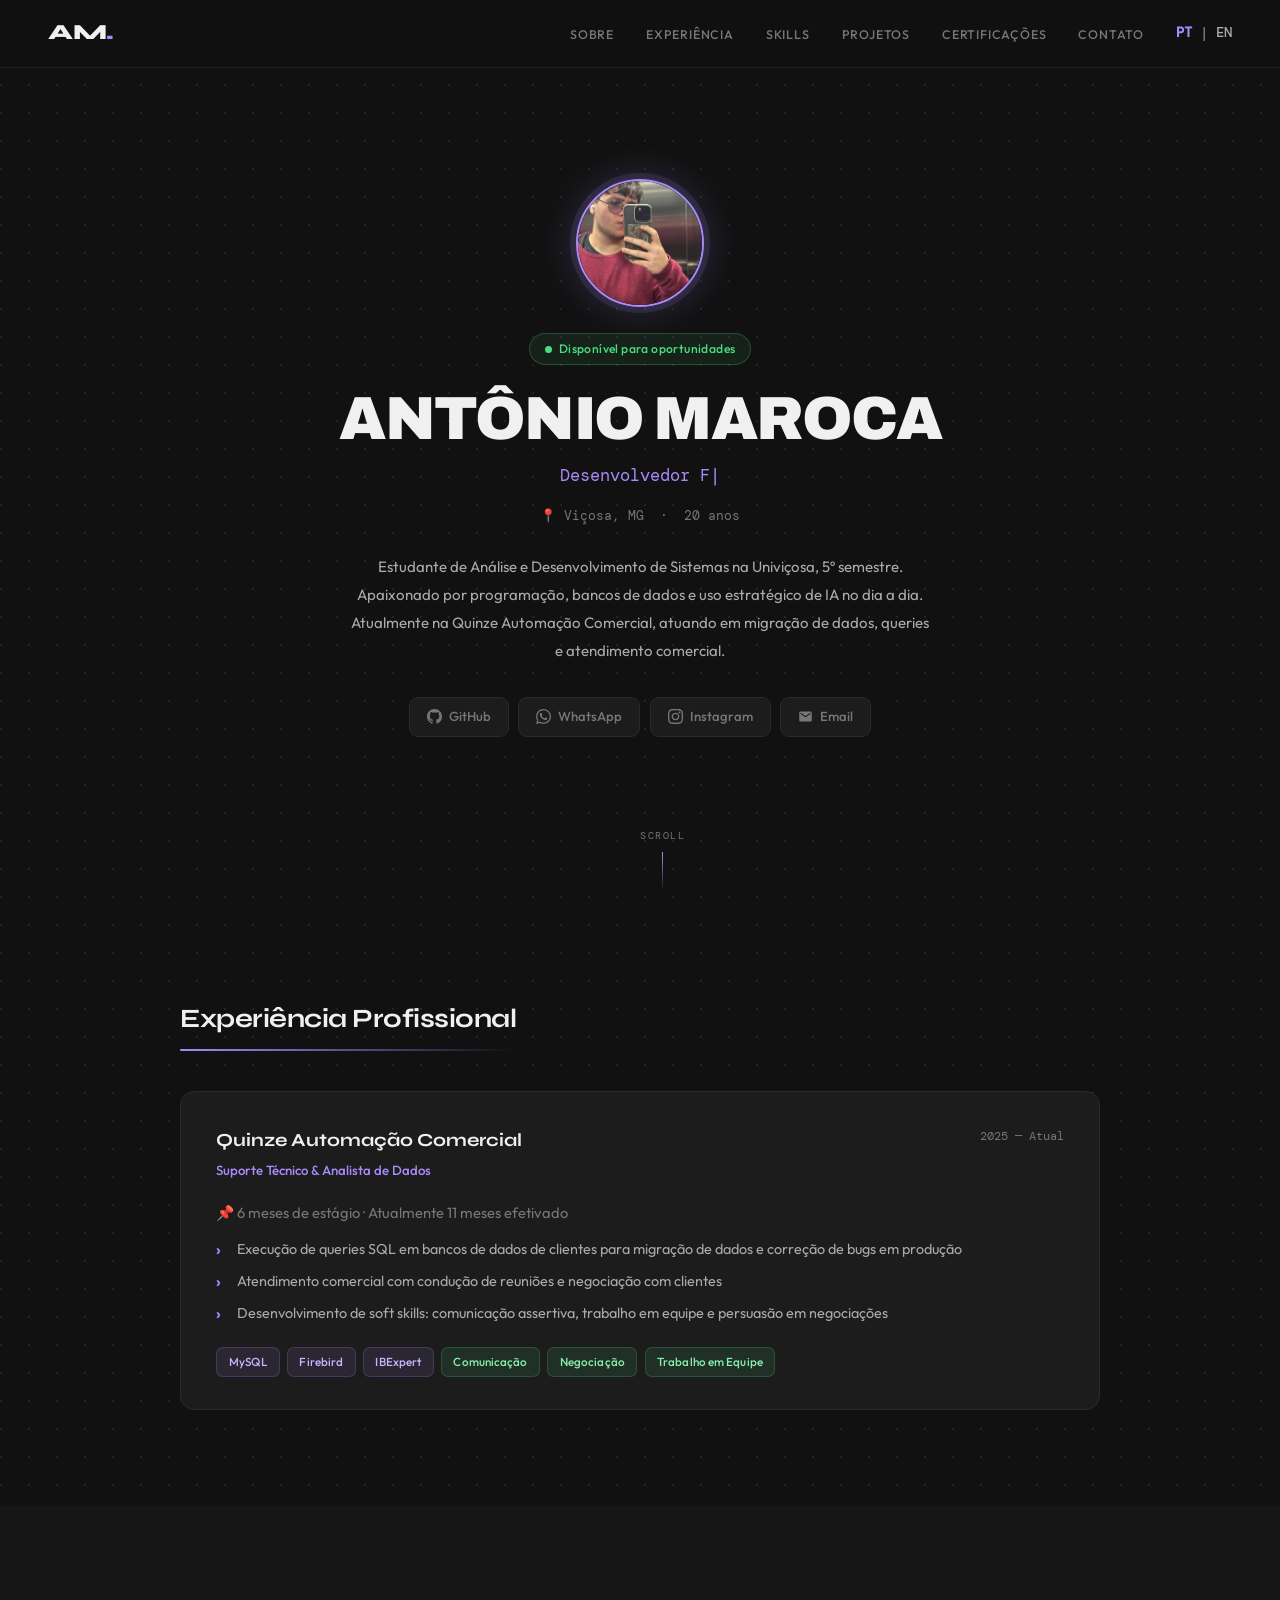
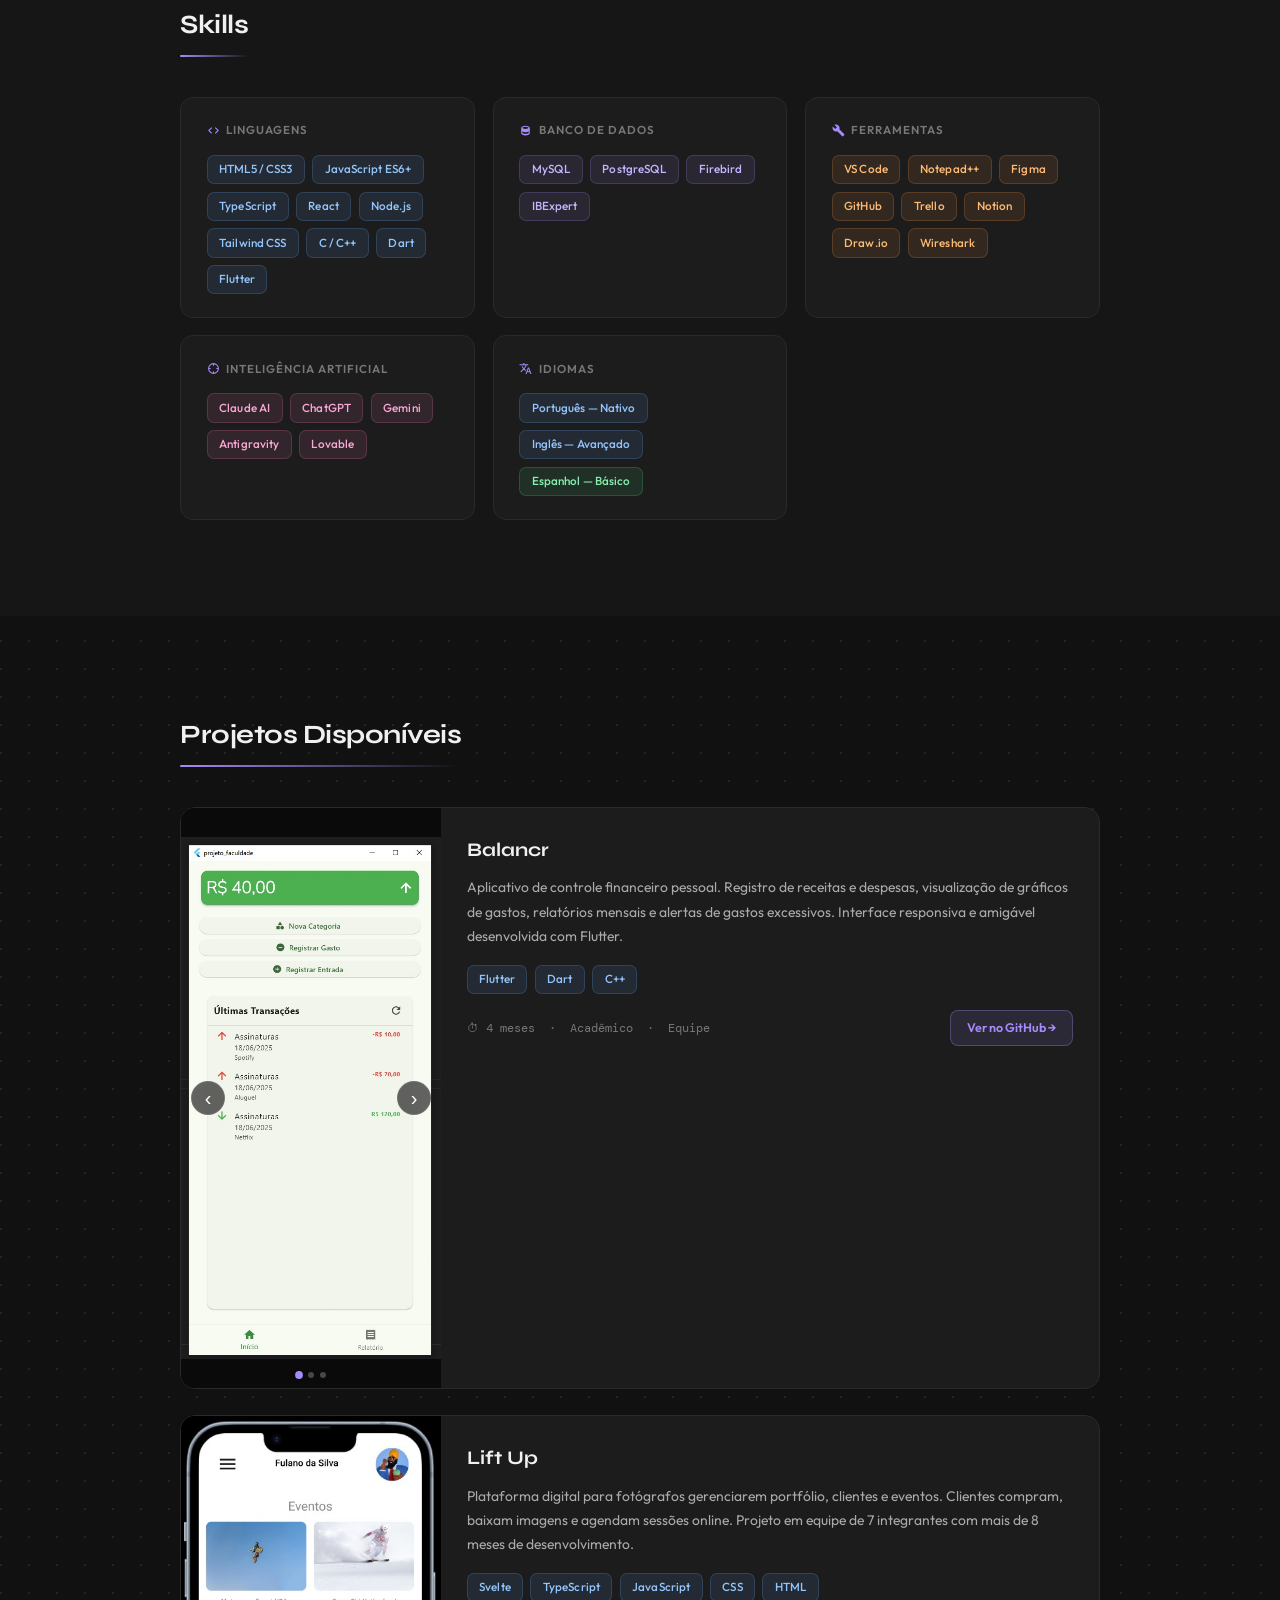
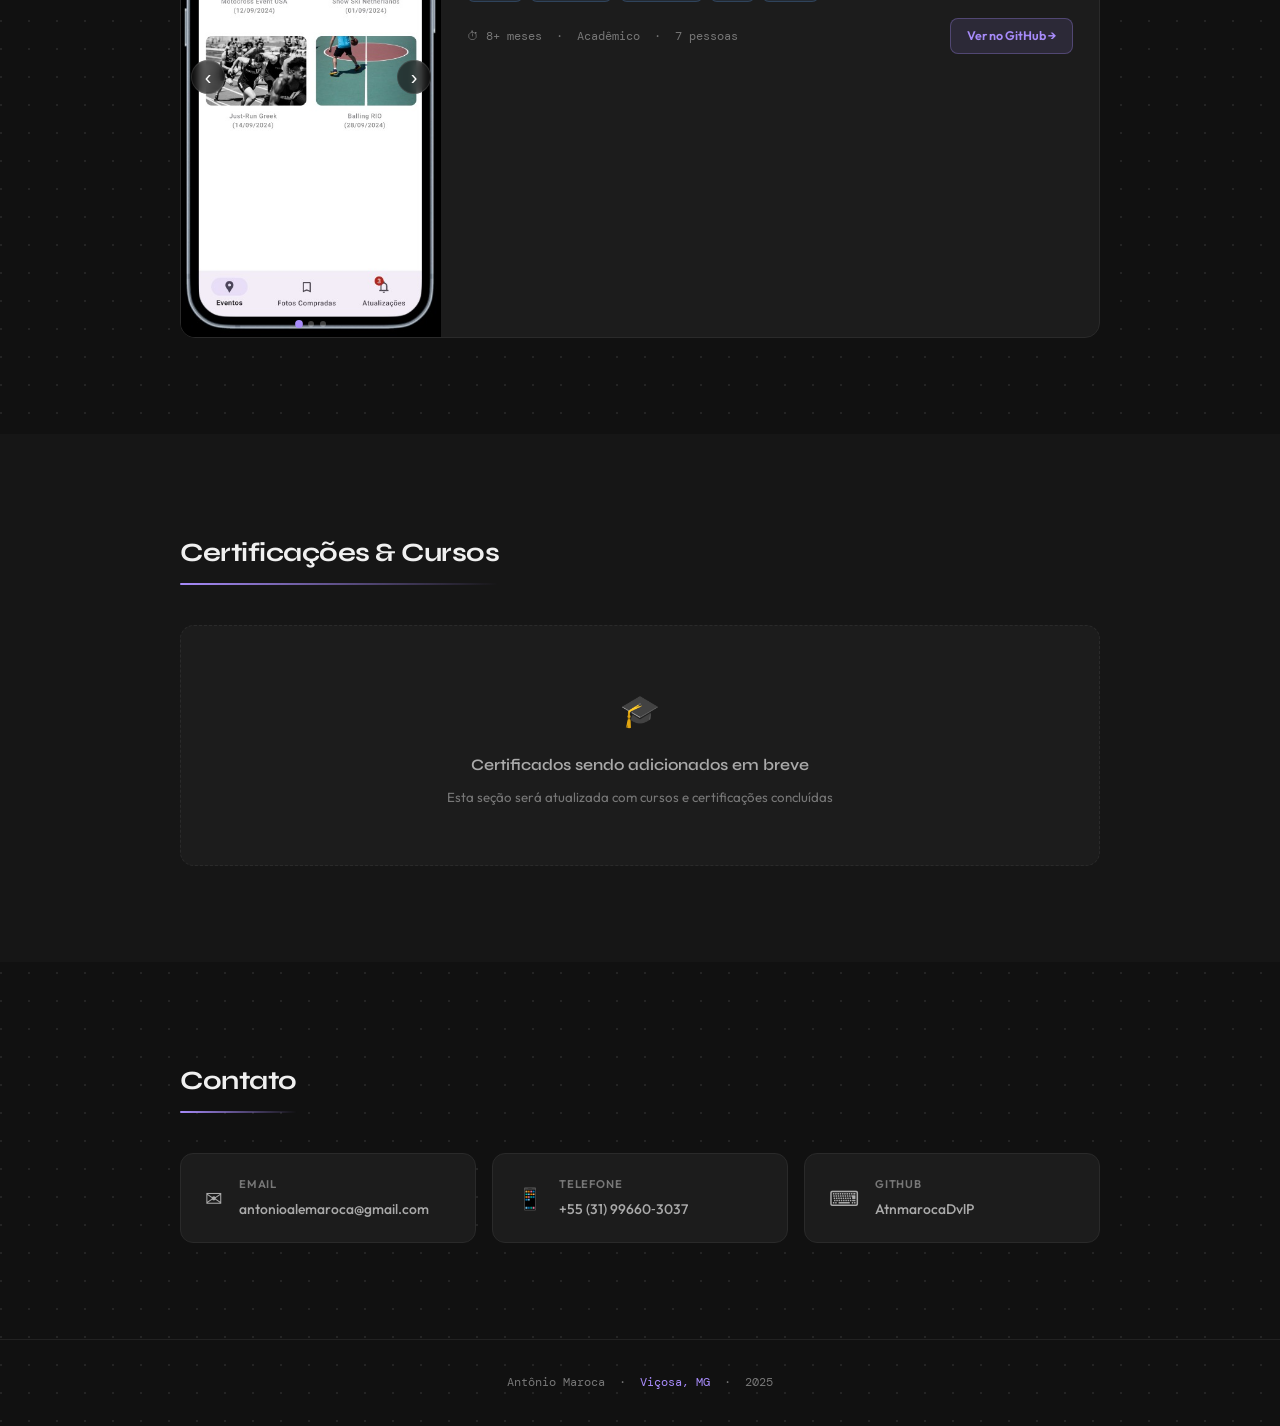
<file: index.html>
<!DOCTYPE html>
<html lang="pt-BR">

<head>
  <meta charset="UTF-8" />
  <meta name="viewport" content="width=device-width, initial-scale=1.0" />
  <title>Antônio Maroca — Dev Full-Stack & DBA</title>
  <link rel="stylesheet" href="style.css" />
  <link href="https://unpkg.com/aos@2.3.4/dist/aos.css" rel="stylesheet" />
  <link
    href="https://fonts.googleapis.com/css2?family=Archivo:wght@700;800;900&family=Syne:wght@400;500;600;700;800&family=Outfit:wght@300;400;500;600;700;800&family=DM+Mono:ital,wght@0,400;0,500;1,400&display=swap"
    rel="stylesheet" />
</head>

<body>

  <!-- NAVBAR -->
  <nav class="navbar">
    <span class="nav-brand">AM<span class="accent">.</span></span>
    <ul class="nav-links">
      <li><a href="#sobre">Sobre</a></li>
      <li><a href="#experiencia">Experiência</a></li>
      <li><a href="#skills">Skills</a></li>
      <li><a href="#projetos">Projetos</a></li>
      <li><a href="#certificacoes">Certificações</a></li>
      <li><a href="#contato">Contato</a></li>
    </ul>
    <div class="lang-switch">
      <a href="index.html" class="active">PT</a> <span style="color:var(--text-muted)">|</span> <a href="index-en.html">EN</a>
    </div>
    <button class="nav-menu-btn" id="menuBtn" aria-label="Menu">
      <span></span><span></span><span></span>
    </button>
  </nav>

  <!-- HERO -->
  <header class="hero" id="sobre">
    <div class="hero-content" data-aos="fade-up" data-aos-duration="900">
      <div class="profile-pic">
        <img src="Imagens_e_videos/Foto_perfil_curriculo.jpeg" alt="Antônio Maroca" />
      </div>
      <div class="badge-disponivel">
        <span class="badge-dot"></span> Disponível para oportunidades
      </div>
      <h1 class="hero-name">Antônio Maroca</h1>
      <p class="hero-title">
        <span id="typed-title"></span><span class="cursor">|</span>
      </p>
      <p class="hero-location">📍 Viçosa, MG &nbsp;·&nbsp; <span id="idade">—</span> anos</p>
      <p class="hero-sobre">
        Estudante de Análise e Desenvolvimento de Sistemas na Univiçosa, 5º semestre.
        Apaixonado por programação, bancos de dados e uso estratégico de IA no dia a dia.
        Atualmente na Quinze Automação Comercial, atuando em migração de dados,
        queries e atendimento comercial.
      </p>
      <div class="hero-social">
        <a href="https://github.com/AtnmarocaDvlP" target="_blank" class="social-btn">
          <svg viewBox="0 0 24 24" fill="currentColor" width="15" height="15">
            <path
              d="M12 0C5.37 0 0 5.37 0 12c0 5.31 3.435 9.795 8.205 11.385.6.105.825-.255.825-.57 0-.285-.015-1.23-.015-2.235-3.015.555-3.795-.735-4.035-1.41-.135-.345-.72-1.41-1.23-1.695-.42-.225-1.02-.78-.015-.795.945-.015 1.62.87 1.845 1.23 1.08 1.815 2.805 1.305 3.495.99.105-.78.42-1.305.765-1.605-2.67-.3-5.46-1.335-5.46-5.925 0-1.305.465-2.385 1.23-3.225-.12-.3-.54-1.53.12-3.18 0 0 1.005-.315 3.3 1.23.96-.27 1.98-.405 3-.405s2.04.135 3 .405c2.295-1.56 3.3-1.23 3.3-1.23.66 1.65.24 2.88.12 3.18.765.84 1.23 1.905 1.23 3.225 0 4.605-2.805 5.625-5.475 5.925.435.375.81 1.095.81 2.22 0 1.605-.015 2.895-.015 3.3 0 .315.225.69.825.57A12.02 12.02 0 0 0 24 12c0-6.63-5.37-12-12-12z" />
          </svg>
          GitHub
        </a>
        <a href="https://wa.me/5531996603037" target="_blank" class="social-btn">
          <svg viewBox="0 0 24 24" fill="currentColor" width="15" height="15">
            <path
              d="M17.472 14.382c-.297-.149-1.758-.867-2.03-.967-.273-.099-.471-.148-.67.15-.197.297-.767.966-.94 1.164-.173.199-.347.223-.644.075-.297-.15-1.255-.463-2.39-1.475-.883-.788-1.48-1.761-1.653-2.059-.173-.297-.018-.458.13-.606.134-.133.298-.347.446-.52.149-.174.198-.298.298-.497.099-.198.05-.371-.025-.52-.075-.149-.669-1.612-.916-2.207-.242-.579-.487-.5-.669-.51-.173-.008-.371-.01-.57-.01-.198 0-.52.074-.792.372-.272.297-1.04 1.016-1.04 2.479 0 1.462 1.065 2.875 1.213 3.074.149.198 2.096 3.2 5.077 4.487.709.306 1.262.489 1.694.625.712.227 1.36.195 1.871.118.571-.085 1.758-.719 2.006-1.413.248-.694.248-1.289.173-1.413-.074-.124-.272-.198-.57-.347m-5.421 7.403h-.004a9.87 9.87 0 0 1-5.031-1.378l-.361-.214-3.741.982.998-3.648-.235-.374a9.86 9.86 0 0 1-1.51-5.26c.001-5.45 4.436-9.884 9.888-9.884 2.64 0 5.122 1.03 6.988 2.898a9.825 9.825 0 0 1 2.893 6.994c-.003 5.45-4.437 9.884-9.885 9.884m8.413-18.297A11.815 11.815 0 0 0 12.05 0C5.495 0 .16 5.335.157 11.892c0 2.096.547 4.142 1.588 5.945L.057 24l6.305-1.654a11.882 11.882 0 0 0 5.683 1.448h.005c6.554 0 11.89-5.335 11.893-11.893a11.821 11.821 0 0 0-3.48-8.413z" />
          </svg>
          WhatsApp
        </a>
        <a href="https://www.instagram.com/ale_maroca/" target="_blank" class="social-btn">
          <svg viewBox="0 0 24 24" fill="currentColor" width="15" height="15">
            <path
              d="M12 2.163c3.204 0 3.584.012 4.85.07 3.252.148 4.771 1.691 4.919 4.919.058 1.265.069 1.645.069 4.849 0 3.205-.012 3.584-.069 4.849-.149 3.225-1.664 4.771-4.919 4.919-1.266.058-1.644.07-4.85.07-3.204 0-3.584-.012-4.849-.07-3.26-.149-4.771-1.699-4.919-4.92-.058-1.265-.07-1.644-.07-4.849 0-3.204.013-3.583.07-4.849.149-3.227 1.664-4.771 4.919-4.919 1.266-.057 1.645-.069 4.849-.069zm0-2.163c-3.259 0-3.667.014-4.947.072-4.358.2-6.78 2.618-6.98 6.98-.059 1.281-.073 1.689-.073 4.948 0 3.259.014 3.668.072 4.948.2 4.358 2.618 6.78 6.98 6.98 1.281.058 1.689.072 4.948.072 3.259 0 3.668-.014 4.948-.072 4.354-.2 6.782-2.618 6.979-6.98.059-1.28.073-1.689.073-4.948 0-3.259-.014-3.667-.072-4.947-.196-4.354-2.617-6.78-6.979-6.98-1.281-.059-1.69-.073-4.949-.073zm0 5.838c-3.403 0-6.162 2.759-6.162 6.162s2.759 6.163 6.162 6.163 6.162-2.759 6.162-6.163c0-3.403-2.759-6.162-6.162-6.162zm0 10.162c-2.209 0-4-1.79-4-4 0-2.209 1.791-4 4-4s4 1.791 4 4c0 2.21-1.791 4-4 4zm6.406-11.845c-.796 0-1.441.645-1.441 1.44s.645 1.44 1.441 1.44c.795 0 1.439-.645 1.439-1.44s-.644-1.44-1.439-1.44z" />
          </svg>
          Instagram
        </a>
        <a href="mailto:antonioalemaroca@gmail.com" class="social-btn">
          <svg viewBox="0 0 24 24" fill="currentColor" width="15" height="15">
            <path
              d="M20 4H4c-1.1 0-2 .9-2 2v12c0 1.1.9 2 2 2h16c1.1 0 2-.9 2-2V6c0-1.1-.9-2-2-2zm0 4-8 5-8-5V6l8 5 8-5v2z" />
          </svg>
          Email
        </a>
      </div>
    </div>
    <div class="hero-scroll-hint" data-aos="fade-up" data-aos-delay="600">
      <span>scroll</span>
      <div class="scroll-line"></div>
    </div>
  </header>

  <!-- EXPERIÊNCIA -->
  <section class="section" id="experiencia">
    <div class="section-inner">
      <h2 class="section-title" data-aos="fade-up">Experiência Profissional</h2>
      <div class="exp-card" data-aos="fade-up" data-aos-delay="100">
        <div class="exp-header">
          <div>
            <h3 class="exp-company">Quinze Automação Comercial</h3>
            <p class="exp-role">Suporte Técnico & Analista de Dados</p>
          </div>
          <span class="exp-date">2025 — Atual</span>
        </div>
        <p class="exp-timeline"
          style="margin: 0.5rem 0 0.8rem; color: var(--text-muted, #aaa); font-size: .92rem; line-height: 1.5;">
          📌 6 meses de estágio · Atualmente <span id="meses-efetivado">—</span> meses efetivado
        </p>
        <ul class="exp-list">
          <li>Execução de queries SQL em bancos de dados de clientes para migração de dados e correção de bugs em
            produção</li>
          <li>Atendimento comercial com condução de reuniões e negociação com clientes</li>
          <li>Desenvolvimento de soft skills: comunicação assertiva, trabalho em equipe e persuasão em negociações</li>
        </ul>
        <div class="exp-tags">
          <span class="tag tag-db">MySQL</span>
          <span class="tag tag-db">Firebird</span>
          <span class="tag tag-db">IBExpert</span>
          <span class="tag tag-soft">Comunicação</span>
          <span class="tag tag-soft">Negociação</span>
          <span class="tag tag-soft">Trabalho em Equipe</span>
        </div>
      </div>
    </div>
  </section>

  <!-- SKILLS -->
  <section class="section section-alt" id="skills">
    <div class="section-inner">
      <h2 class="section-title" data-aos="fade-up">Skills</h2>
      <div class="skills-grid">

        <div class="skill-group" data-aos="fade-up" data-aos-delay="0">
          <h4 class="skill-group-title">
            <svg viewBox="0 0 24 24" fill="currentColor" width="13" height="13">
              <path d="M9.4 16.6L4.8 12l4.6-4.6L8 6l-6 6 6 6 1.4-1.4zm5.2 0l4.6-4.6-4.6-4.6L16 6l6 6-6 6-1.4-1.4z" />
            </svg>
            Linguagens
          </h4>
          <div class="tags-wrap">
            <span class="tag tag-lang">HTML5 / CSS3</span>
            <span class="tag tag-lang">JavaScript ES6+</span>
            <span class="tag tag-lang">TypeScript</span>
            <span class="tag tag-lang">React</span>
            <span class="tag tag-lang">Node.js</span>
            <span class="tag tag-lang">Tailwind CSS</span>
            <span class="tag tag-lang">C / C++</span>
            <span class="tag tag-lang">Dart</span>
            <span class="tag tag-lang">Flutter</span>
          </div>
        </div>

        <div class="skill-group" data-aos="fade-up" data-aos-delay="80">
          <h4 class="skill-group-title">
            <svg viewBox="0 0 24 24" fill="currentColor" width="13" height="13">
              <path
                d="M12 3C7.58 3 4 4.79 4 7v10c0 2.21 3.58 4 8 4s8-1.79 8-4V7c0-2.21-3.58-4-8-4zm0 2c3.87 0 6 1.5 6 2s-2.13 2-6 2-6-1.5-6-2 2.13-2 6-2zM6 16.14V13.9c1.53.8 3.7 1.1 6 1.1s4.47-.3 6-1.1v2.24c0 .5-2.13 2-6 2s-6-1.5-6-2z" />
            </svg>
            Banco de Dados
          </h4>
          <div class="tags-wrap">
            <span class="tag tag-db">MySQL</span>
            <span class="tag tag-db">PostgreSQL</span>
            <span class="tag tag-db">Firebird</span>
            <span class="tag tag-db">IBExpert</span>
          </div>
        </div>

        <div class="skill-group" data-aos="fade-up" data-aos-delay="160">
          <h4 class="skill-group-title">
            <svg viewBox="0 0 24 24" fill="currentColor" width="13" height="13">
              <path
                d="M22.7 19l-9.1-9.1c.9-2.3.4-5-1.5-6.9-2-2-5-2.4-7.4-1.3L9 6 6 9 1.6 4.7C.4 7.1.9 10.1 2.9 12.1c1.9 1.9 4.6 2.4 6.9 1.5l9.1 9.1c.4.4 1 .4 1.4 0l2.3-2.3c.5-.4.5-1.1.1-1.4z" />
            </svg>
            Ferramentas
          </h4>
          <div class="tags-wrap">
            <span class="tag tag-tool">VS Code</span>
            <span class="tag tag-tool">Notepad++</span>
            <span class="tag tag-tool">Figma</span>
            <span class="tag tag-tool">GitHub</span>
            <span class="tag tag-tool">Trello</span>
            <span class="tag tag-tool">Notion</span>
            <span class="tag tag-tool">Draw.io</span>
            <span class="tag tag-tool">Wireshark</span>
          </div>
        </div>

        <div class="skill-group" data-aos="fade-up" data-aos-delay="240">
          <h4 class="skill-group-title">
            <svg viewBox="0 0 24 24" fill="currentColor" width="13" height="13">
              <path
                d="M12 2a10 10 0 1 0 10 10A10 10 0 0 0 12 2zm1 17.93V18a1 1 0 0 0-2 0v1.93A8 8 0 0 1 4.07 13H6a1 1 0 0 0 0-2H4.07A8 8 0 0 1 11 4.07V6a1 1 0 0 0 2 0V4.07A8 8 0 0 1 19.93 11H18a1 1 0 0 0 0 2h1.93A8 8 0 0 1 13 19.93z" />
            </svg>
            Inteligência Artificial
          </h4>
          <div class="tags-wrap">
            <span class="tag tag-ai">Claude AI</span>
            <span class="tag tag-ai">ChatGPT</span>
            <span class="tag tag-ai">Gemini</span>
            <span class="tag tag-ai">Antigravity</span>
            <span class="tag tag-ai">Lovable</span>
          </div>
        </div>

        <div class="skill-group" data-aos="fade-up" data-aos-delay="320">
          <h4 class="skill-group-title">
            <svg viewBox="0 0 24 24" fill="currentColor" width="13" height="13">
              <path
                d="M12.87 15.07l-2.54-2.51.03-.03c1.74-1.94 2.98-4.17 3.71-6.53H17V4h-7V2H8v2H1v1.99h11.17C11.5 7.92 10.44 9.75 9 11.35 8.07 10.32 7.3 9.19 6.69 8h-2c.73 1.63 1.73 3.17 2.98 4.56l-5.09 5.02L4 19l5-5 3.11 3.11.76-2.04zM18.5 10h-2L12 22h2l1.12-3h4.75L21 22h2l-4.5-12zm-2.62 7l1.62-4.33L19.12 17h-3.24z" />
            </svg>
            Idiomas
          </h4>
          <div class="tags-wrap">
            <span class="tag tag-lang">Português — Nativo</span>
            <span class="tag tag-lang">Inglês — Avançado</span>
            <span class="tag tag-soft">Espanhol — Básico</span>
          </div>
        </div>

      </div>
    </div>
  </section>

  <!-- PROJETOS -->
  <section class="section" id="projetos">
    <div class="section-inner">
      <h2 class="section-title" data-aos="fade-up">Projetos Disponíveis</h2>
      <div class="projects-grid">

        <!-- BALANCR -->
        <div class="project-card project-card--portrait" data-aos="fade-up" data-aos-delay="0">
          <div class="carousel carousel--portrait" id="carousel-balancr">
            <div class="carousel-track">
              <img src="Imagens_e_videos/balancr1.jpeg" alt="Balancr screenshot 1" />
              <img src="Imagens_e_videos/balancr2.jpeg" alt="Balancr screenshot 2" />
              <img src="Imagens_e_videos/balancr3.jpeg" alt="Balancr screenshot 3" />
            </div>
            <button class="carousel-btn prev" onclick="moveCarousel('carousel-balancr', -1)"
              aria-label="Anterior">&#8249;</button>
            <button class="carousel-btn next" onclick="moveCarousel('carousel-balancr', 1)"
              aria-label="Próximo">&#8250;</button>
            <div class="carousel-dots" id="dots-carousel-balancr"></div>
          </div>
          <div class="project-info">
            <h3 class="project-title">Balancr</h3>
            <p class="project-desc">
              Aplicativo de controle financeiro pessoal. Registro de receitas e despesas,
              visualização de gráficos de gastos, relatórios mensais e alertas de gastos excessivos.
              Interface responsiva e amigável desenvolvida com Flutter.
            </p>
            <div class="tags-wrap" style="margin-bottom: 1rem;">
              <span class="tag tag-lang">Flutter</span>
              <span class="tag tag-lang">Dart</span>
              <span class="tag tag-lang">C++</span>
            </div>
            <div class="project-meta">
              <span class="project-duration">⏱ 4 meses &nbsp;·&nbsp; Acadêmico &nbsp;·&nbsp; Equipe</span>
              <a href="https://github.com/AtnmarocaDvlP/BalancrApp" target="_blank" class="btn-github">
                Ver no GitHub →
              </a>
            </div>
          </div>
        </div>

        <!-- LIFT UP -->
        <div class="project-card project-card--portrait" data-aos="fade-up" data-aos-delay="120">
          <div class="carousel carousel--portrait" id="carousel-liftup">
            <div class="carousel-track">
              <img src="Imagens_e_videos/liftup1.jpeg" alt="LiftUp screenshot 1" />
              <img src="Imagens_e_videos/liftup2.jpeg" alt="LiftUp screenshot 2" />
              <img src="Imagens_e_videos/liftup3.jpeg" alt="LiftUp screenshot 3" />
            </div>
            <button class="carousel-btn prev" onclick="moveCarousel('carousel-liftup', -1)"
              aria-label="Anterior">&#8249;</button>
            <button class="carousel-btn next" onclick="moveCarousel('carousel-liftup', 1)"
              aria-label="Próximo">&#8250;</button>
            <div class="carousel-dots" id="dots-carousel-liftup"></div>
          </div>
          <div class="project-info">
            <h3 class="project-title">Lift Up</h3>
            <p class="project-desc">
              Plataforma digital para fotógrafos gerenciarem portfólio, clientes e eventos.
              Clientes compram, baixam imagens e agendam sessões online.
              Projeto em equipe de 7 integrantes com mais de 8 meses de desenvolvimento.
            </p>
            <div class="tags-wrap" style="margin-bottom: 1rem;">
              <span class="tag tag-lang">Svelte</span>
              <span class="tag tag-lang">TypeScript</span>
              <span class="tag tag-lang">JavaScript</span>
              <span class="tag tag-lang">CSS</span>
              <span class="tag tag-lang">HTML</span>
            </div>
            <div class="project-meta">
              <span class="project-duration">⏱ 8+ meses &nbsp;·&nbsp; Acadêmico &nbsp;·&nbsp; 7 pessoas</span>
              <a href="https://github.com/thamelodev/project-grid" target="_blank" class="btn-github">
                Ver no GitHub →
              </a>
            </div>
          </div>
        </div>


      </div>
    </div>
  </section>

  <!-- CERTIFICAÇÕES -->
  <section class="section section-alt" id="certificacoes">
    <div class="section-inner">
      <h2 class="section-title" data-aos="fade-up">Certificações & Cursos</h2>
      <div class="cert-placeholder" data-aos="fade-up" data-aos-delay="100">
        <div class="cert-icon">🎓</div>
        <p class="cert-msg">Certificados sendo adicionados em breve</p>
        <p class="cert-sub">Esta seção será atualizada com cursos e certificações concluídas</p>
      </div>
    </div>
  </section>

  <!-- CONTATO -->
  <section class="section" id="contato">
    <div class="section-inner">
      <h2 class="section-title" data-aos="fade-up">Contato</h2>
      <div class="contact-grid">
        <a href="mailto:antonioalemaroca@gmail.com" class="contact-card" data-aos="fade-up" data-aos-delay="0">
          <span class="contact-icon">✉</span>
          <div>
            <p class="contact-label">Email</p>
            <p class="contact-value">antonioalemaroca@gmail.com</p>
          </div>
        </a>
        <a href="tel:+5531996603037" class="contact-card" data-aos="fade-up" data-aos-delay="80">
          <span class="contact-icon">📱</span>
          <div>
            <p class="contact-label">Telefone</p>
            <p class="contact-value">+55 (31) 99660‑3037</p>
          </div>
        </a>
        <a href="https://github.com/AtnmarocaDvlP" target="_blank" class="contact-card" data-aos="fade-up"
          data-aos-delay="160">
          <span class="contact-icon">⌨</span>
          <div>
            <p class="contact-label">GitHub</p>
            <p class="contact-value">AtnmarocaDvlP</p>
          </div>
        </a>
      </div>
    </div>
  </section>

  <footer class="footer">
    <p>Antônio Maroca &nbsp;·&nbsp; <span class="accent">Viçosa, MG</span> &nbsp;·&nbsp; 2025</p>
  </footer>

  <!-- SCRIPTS -->
  <script>
    // Idade
    const dataNascimento = new Date('2006-06-15');
    const hoje = new Date();
    let idade = hoje.getFullYear() - dataNascimento.getFullYear();
    const mesDiff = hoje.getMonth() - dataNascimento.getMonth();
    if (mesDiff < 0 || (mesDiff === 0 && hoje.getDate() < dataNascimento.getDate())) idade--;
    document.getElementById('idade').textContent = idade;

    // Meses efetivado (efetivação em 01/01/2026)
    const dataEfetivacao = new Date('2026-01-01');
    let mesesEfetivado = (hoje.getFullYear() - dataEfetivacao.getFullYear()) * 12 + (hoje.getMonth() - dataEfetivacao.getMonth());
    if (hoje.getDate() < dataEfetivacao.getDate()) mesesEfetivado--;
    if (mesesEfetivado < 1) mesesEfetivado = 1;
    document.getElementById('meses-efetivado').textContent = mesesEfetivado;

    // Typing effect
    const titles = ['Desenvolvedor Full-Stack', 'DBA', 'Estudante de ADS'];
    let titleIndex = 0, charIndex = 0, deleting = false;
    function type() {
      const current = titles[titleIndex];
      const el = document.getElementById('typed-title');
      if (!el) return;
      if (!deleting) {
        el.textContent = current.slice(0, charIndex + 1);
        charIndex++;
        if (charIndex === current.length) {
          deleting = true;
          setTimeout(type, 2000);
          return;
        }
      } else {
        el.textContent = current.slice(0, charIndex - 1);
        charIndex--;
        if (charIndex === 0) {
          deleting = false;
          titleIndex = (titleIndex + 1) % titles.length;
        }
      }
      setTimeout(type, deleting ? 55 : 95);
    }
    setTimeout(type, 600);

    // Carousel
    const carouselState = {};
    function initCarousels() {
      document.querySelectorAll('.carousel').forEach(c => {
        const id = c.id;
        const imgs = c.querySelectorAll('.carousel-track img');
        carouselState[id] = 0;
        const dotsEl = document.getElementById('dots-' + id);
        if (!dotsEl) return;
        imgs.forEach((_, i) => {
          const dot = document.createElement('span');
          dot.className = 'dot' + (i === 0 ? ' active' : '');
          dot.onclick = () => goTo(id, i);
          dotsEl.appendChild(dot);
        });
        updateCarousel(id);
      });
    }
    function moveCarousel(id, dir) {
      const imgs = document.querySelectorAll('#' + id + ' .carousel-track img');
      carouselState[id] = (carouselState[id] + dir + imgs.length) % imgs.length;
      updateCarousel(id);
    }
    function goTo(id, i) {
      carouselState[id] = i;
      updateCarousel(id);
    }
    function updateCarousel(id) {
      const track = document.querySelector('#' + id + ' .carousel-track');
      if (!track) return;
      const idx = carouselState[id];
      track.style.transform = `translateX(-${idx * 100}%)`;
      document.querySelectorAll('#dots-' + id + ' .dot').forEach((d, i) => {
        d.classList.toggle('active', i === idx);
      });
    }
    initCarousels();

    // Auto-advance carousels
    setInterval(() => {
      Object.keys(carouselState).forEach(id => moveCarousel(id, 1));
    }, 3800);

    // Mobile menu
    document.getElementById('menuBtn').addEventListener('click', function () {
      document.querySelector('.nav-links').classList.toggle('open');
    });
  </script>

  <script src="https://unpkg.com/aos@2.3.4/dist/aos.js"></script>
  <script>
    AOS.init({ once: true, duration: 900, offset: 60 });
  </script>
</body>

</html>
</file>
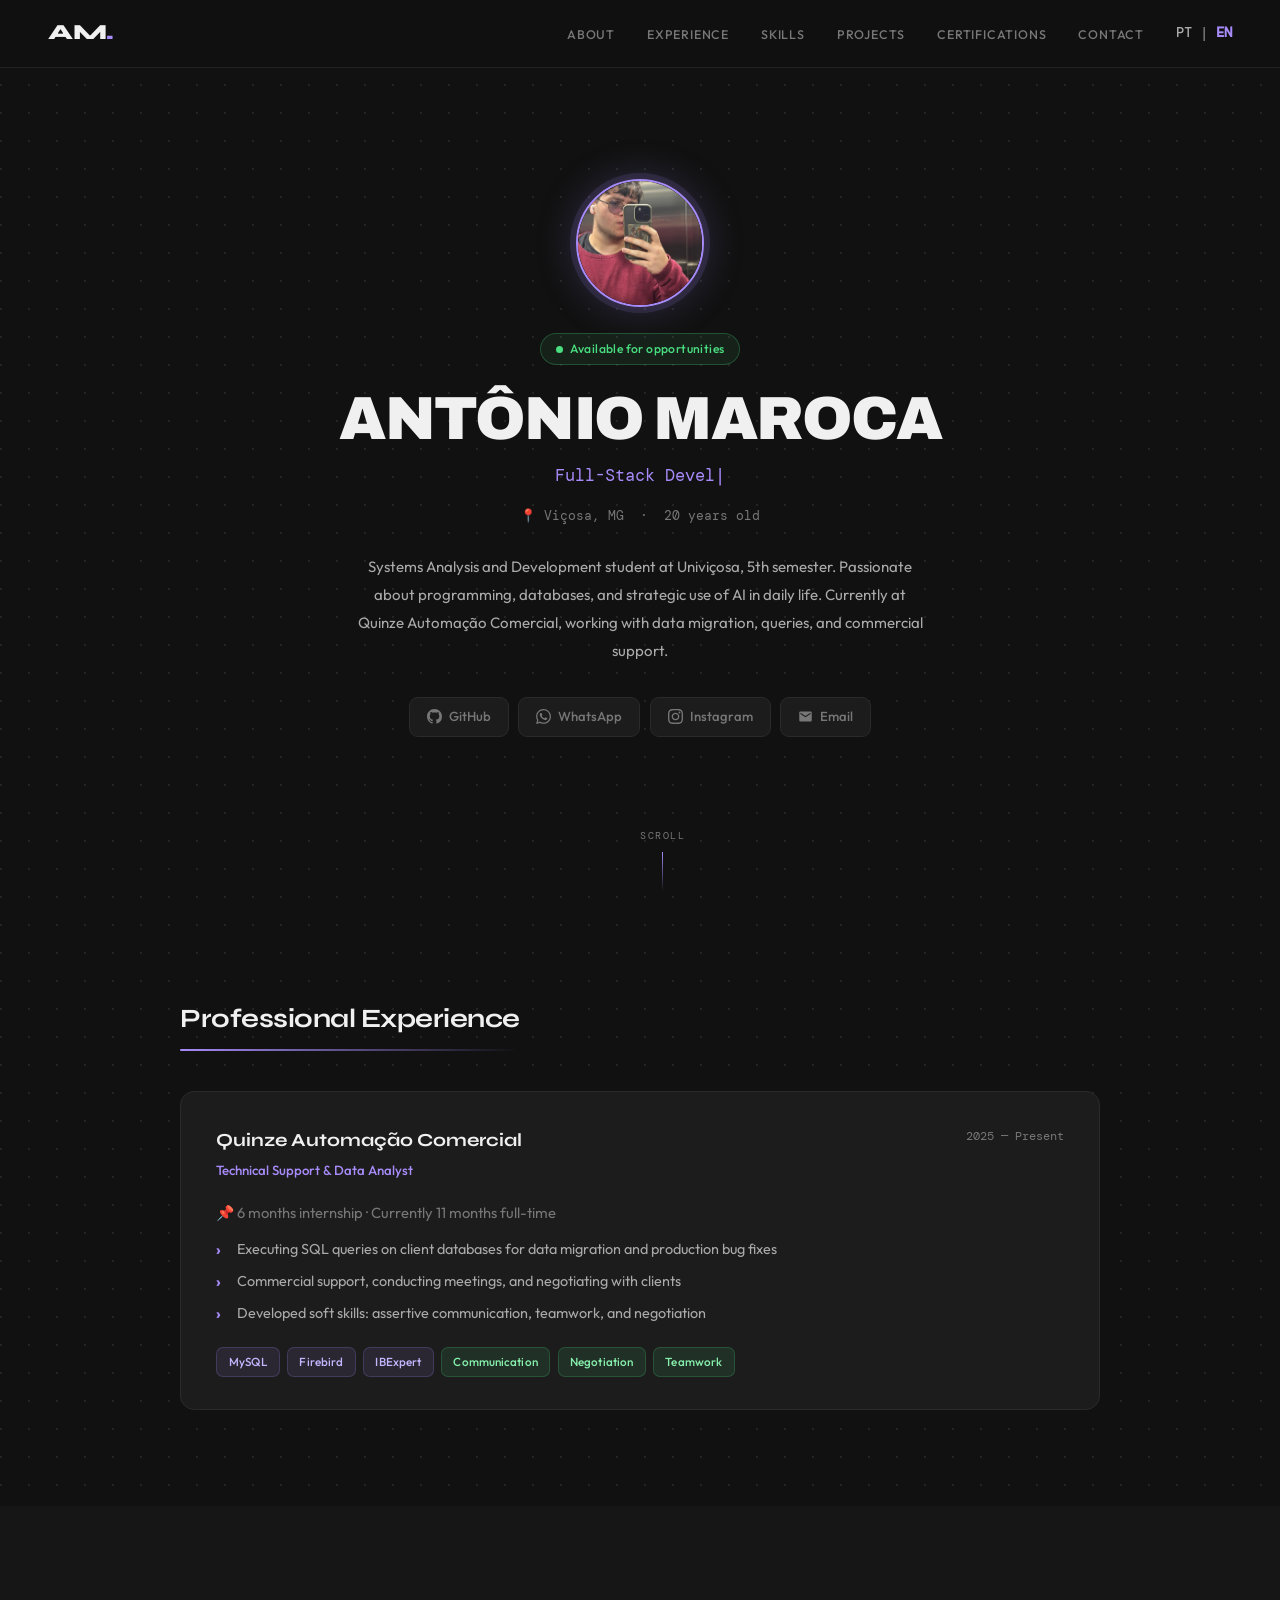
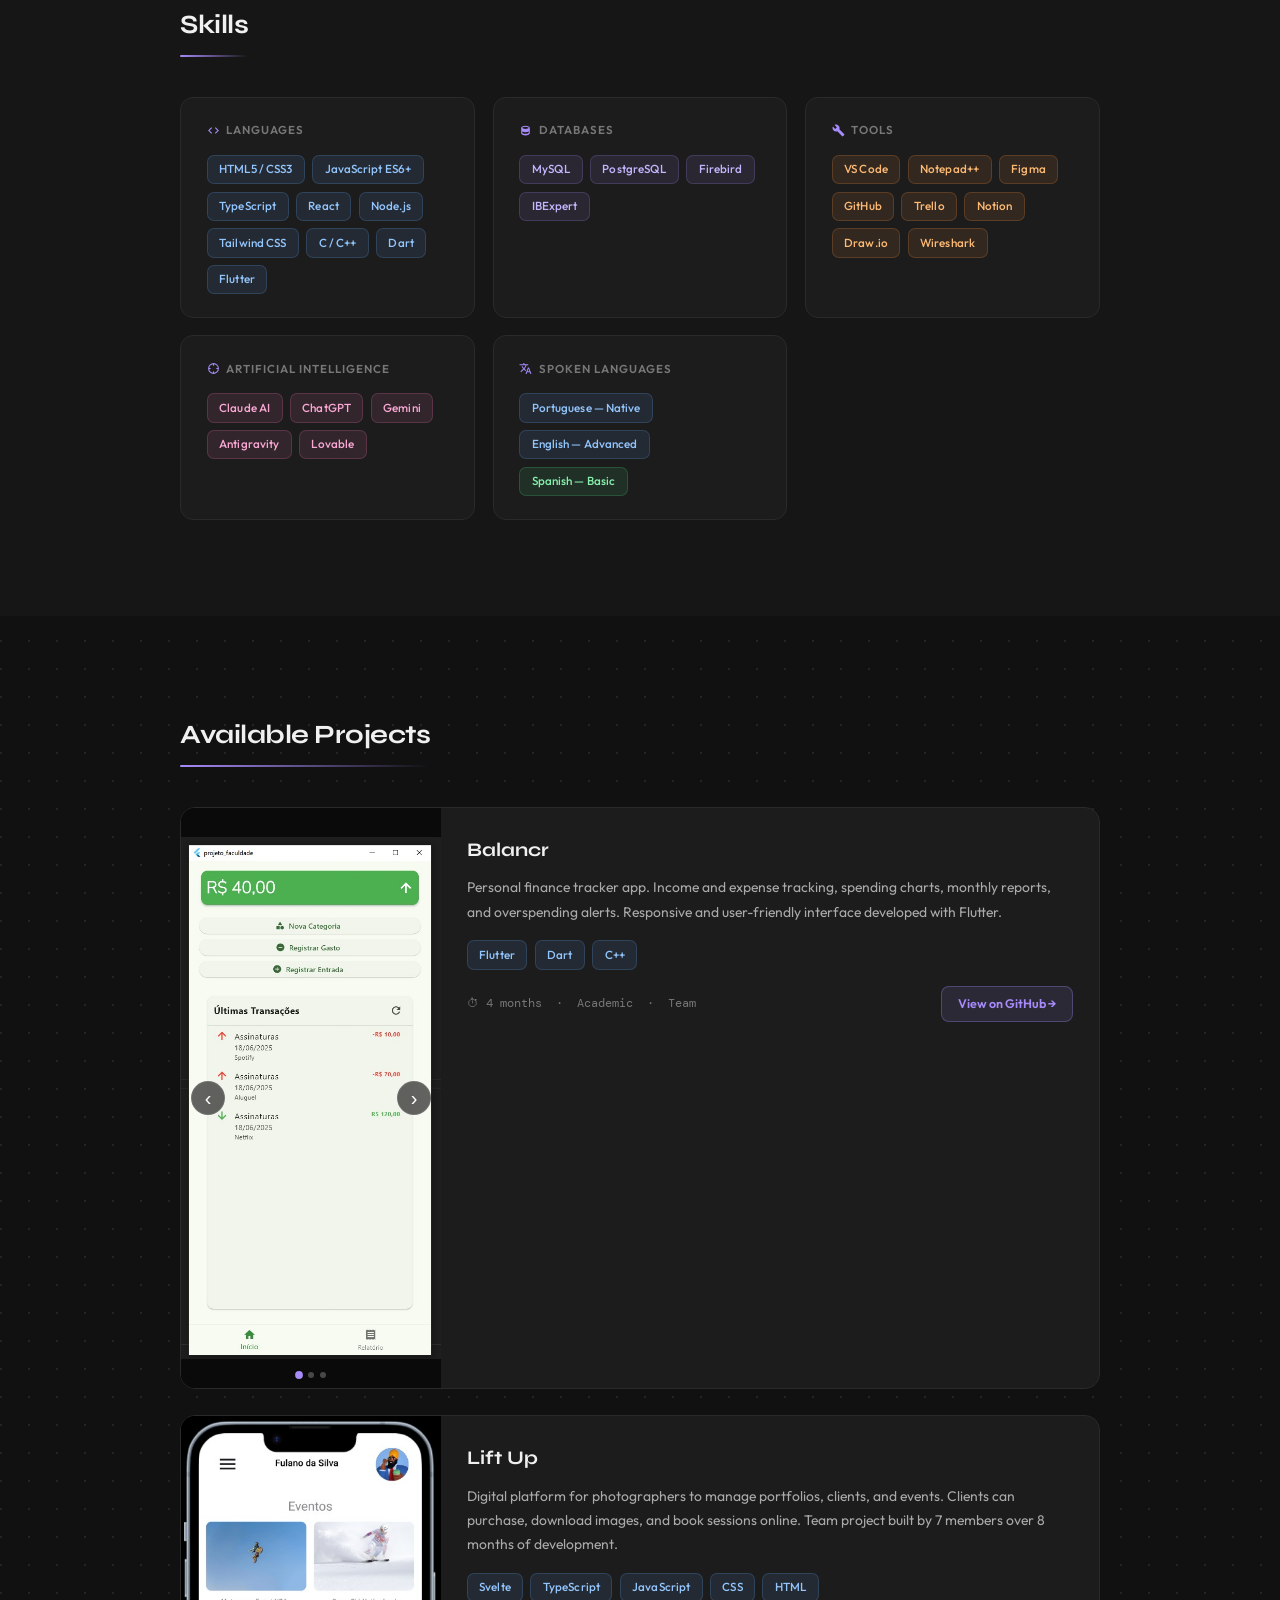
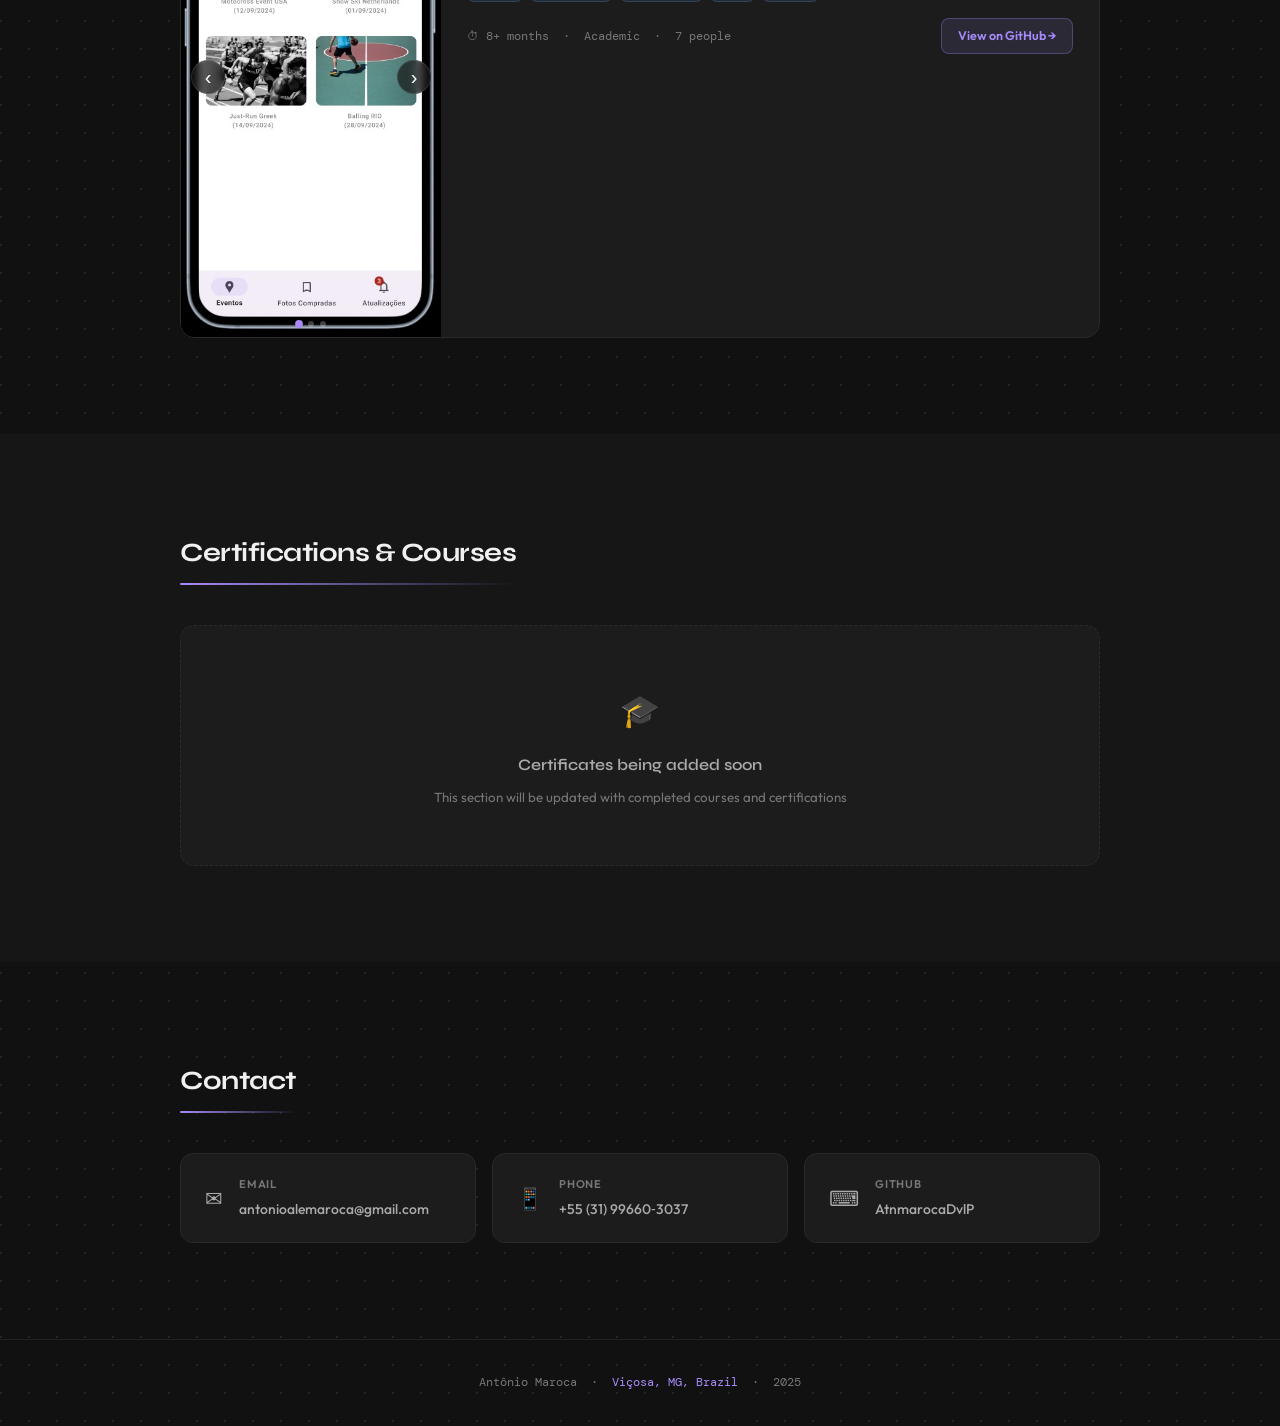
<file: index-en.html>
<!DOCTYPE html>
<html lang="en">

<head>
  <meta charset="UTF-8" />
  <meta name="viewport" content="width=device-width, initial-scale=1.0" />
  <title>Antônio Maroca — Full-Stack Dev & DBA</title>
  <link rel="stylesheet" href="style.css" />
  <link href="https://unpkg.com/aos@2.3.4/dist/aos.css" rel="stylesheet" />
  <link
    href="https://fonts.googleapis.com/css2?family=Archivo:wght@700;800;900&family=Syne:wght@400;500;600;700;800&family=Outfit:wght@300;400;500;600;700;800&family=DM+Mono:ital,wght@0,400;0,500;1,400&display=swap"
    rel="stylesheet" />
</head>

<body>

  <!-- NAVBAR -->
  <nav class="navbar">
    <span class="nav-brand">AM<span class="accent">.</span></span>
    <ul class="nav-links">
      <li><a href="#sobre">About</a></li>
      <li><a href="#experiencia">Experience</a></li>
      <li><a href="#skills">Skills</a></li>
      <li><a href="#projetos">Projects</a></li>
      <li><a href="#certificacoes">Certifications</a></li>
      <li><a href="#contato">Contact</a></li>
    </ul>
    <div class="lang-switch">
      <a href="index.html">PT</a> <span style="color:var(--text-muted)">|</span> <a href="index-en.html" class="active">EN</a>
    </div>
    <button class="nav-menu-btn" id="menuBtn" aria-label="Menu">
      <span></span><span></span><span></span>
    </button>
  </nav>

  <!-- HERO -->
  <header class="hero" id="sobre">
    <div class="hero-content" data-aos="fade-up" data-aos-duration="900">
      <div class="profile-pic">
        <img src="Imagens_e_videos/Foto_perfil_curriculo.jpeg" alt="Antônio Maroca" />
      </div>
      <div class="badge-disponivel">
        <span class="badge-dot"></span> Available for opportunities
      </div>
      <h1 class="hero-name">Antônio Maroca</h1>
      <p class="hero-title">
        <span id="typed-title"></span><span class="cursor">|</span>
      </p>
      <p class="hero-location">📍 Viçosa, MG &nbsp;·&nbsp; <span id="idade">—</span> years old</p>
      <p class="hero-sobre">
        Systems Analysis and Development student at Univiçosa, 5th semester.
        Passionate about programming, databases, and strategic use of AI in daily life.
        Currently at Quinze Automação Comercial, working with data migration,
        queries, and commercial support.
      </p>
      <div class="hero-social">
        <a href="https://github.com/AtnmarocaDvlP" target="_blank" class="social-btn">
          <svg viewBox="0 0 24 24" fill="currentColor" width="15" height="15">
            <path
              d="M12 0C5.37 0 0 5.37 0 12c0 5.31 3.435 9.795 8.205 11.385.6.105.825-.255.825-.57 0-.285-.015-1.23-.015-2.235-3.015.555-3.795-.735-4.035-1.41-.135-.345-.72-1.41-1.23-1.695-.42-.225-1.02-.78-.015-.795.945-.015 1.62.87 1.845 1.23 1.08 1.815 2.805 1.305 3.495.99.105-.78.42-1.305.765-1.605-2.67-.3-5.46-1.335-5.46-5.925 0-1.305.465-2.385 1.23-3.225-.12-.3-.54-1.53.12-3.18 0 0 1.005-.315 3.3 1.23.96-.27 1.98-.405 3-.405s2.04.135 3 .405c2.295-1.56 3.3-1.23 3.3-1.23.66 1.65.24 2.88.12 3.18.765.84 1.23 1.905 1.23 3.225 0 4.605-2.805 5.625-5.475 5.925.435.375.81 1.095.81 2.22 0 1.605-.015 2.895-.015 3.3 0 .315.225.69.825.57A12.02 12.02 0 0 0 24 12c0-6.63-5.37-12-12-12z" />
          </svg>
          GitHub
        </a>
        <a href="https://wa.me/5531996603037" target="_blank" class="social-btn">
          <svg viewBox="0 0 24 24" fill="currentColor" width="15" height="15">
            <path
              d="M17.472 14.382c-.297-.149-1.758-.867-2.03-.967-.273-.099-.471-.148-.67.15-.197.297-.767.966-.94 1.164-.173.199-.347.223-.644.075-.297-.15-1.255-.463-2.39-1.475-.883-.788-1.48-1.761-1.653-2.059-.173-.297-.018-.458.13-.606.134-.133.298-.347.446-.52.149-.174.198-.298.298-.497.099-.198.05-.371-.025-.52-.075-.149-.669-1.612-.916-2.207-.242-.579-.487-.5-.669-.51-.173-.008-.371-.01-.57-.01-.198 0-.52.074-.792.372-.272.297-1.04 1.016-1.04 2.479 0 1.462 1.065 2.875 1.213 3.074.149.198 2.096 3.2 5.077 4.487.709.306 1.262.489 1.694.625.712.227 1.36.195 1.871.118.571-.085 1.758-.719 2.006-1.413.248-.694.248-1.289.173-1.413-.074-.124-.272-.198-.57-.347m-5.421 7.403h-.004a9.87 9.87 0 0 1-5.031-1.378l-.361-.214-3.741.982.998-3.648-.235-.374a9.86 9.86 0 0 1-1.51-5.26c.001-5.45 4.436-9.884 9.888-9.884 2.64 0 5.122 1.03 6.988 2.898a9.825 9.825 0 0 1 2.893 6.994c-.003 5.45-4.437 9.884-9.885 9.884m8.413-18.297A11.815 11.815 0 0 0 12.05 0C5.495 0 .16 5.335.157 11.892c0 2.096.547 4.142 1.588 5.945L.057 24l6.305-1.654a11.882 11.882 0 0 0 5.683 1.448h.005c6.554 0 11.89-5.335 11.893-11.893a11.821 11.821 0 0 0-3.48-8.413z" />
          </svg>
          WhatsApp
        </a>
        <a href="https://www.instagram.com/ale_maroca/" target="_blank" class="social-btn">
          <svg viewBox="0 0 24 24" fill="currentColor" width="15" height="15">
            <path
              d="M12 2.163c3.204 0 3.584.012 4.85.07 3.252.148 4.771 1.691 4.919 4.919.058 1.265.069 1.645.069 4.849 0 3.205-.012 3.584-.069 4.849-.149 3.225-1.664 4.771-4.919 4.919-1.266.058-1.644.07-4.85.07-3.204 0-3.584-.012-4.849-.07-3.26-.149-4.771-1.699-4.919-4.92-.058-1.265-.07-1.644-.07-4.849 0-3.204.013-3.583.07-4.849.149-3.227 1.664-4.771 4.919-4.919 1.266-.057 1.645-.069 4.849-.069zm0-2.163c-3.259 0-3.667.014-4.947.072-4.358.2-6.78 2.618-6.98 6.98-.059 1.281-.073 1.689-.073 4.948 0 3.259.014 3.668.072 4.948.2 4.358 2.618 6.78 6.98 6.98 1.281.058 1.689.072 4.948.072 3.259 0 3.668-.014 4.948-.072 4.354-.2 6.782-2.618 6.979-6.98.059-1.28.073-1.689.073-4.948 0-3.259-.014-3.667-.072-4.947-.196-4.354-2.617-6.78-6.979-6.98-1.281-.059-1.69-.073-4.949-.073zm0 5.838c-3.403 0-6.162 2.759-6.162 6.162s2.759 6.163 6.162 6.163 6.162-2.759 6.162-6.163c0-3.403-2.759-6.162-6.162-6.162zm0 10.162c-2.209 0-4-1.79-4-4 0-2.209 1.791-4 4-4s4 1.791 4 4c0 2.21-1.791 4-4 4zm6.406-11.845c-.796 0-1.441.645-1.441 1.44s.645 1.44 1.441 1.44c.795 0 1.439-.645 1.439-1.44s-.644-1.44-1.439-1.44z" />
          </svg>
          Instagram
        </a>
        <a href="mailto:antonioalemaroca@gmail.com" class="social-btn">
          <svg viewBox="0 0 24 24" fill="currentColor" width="15" height="15">
            <path
              d="M20 4H4c-1.1 0-2 .9-2 2v12c0 1.1.9 2 2 2h16c1.1 0 2-.9 2-2V6c0-1.1-.9-2-2-2zm0 4-8 5-8-5V6l8 5 8-5v2z" />
          </svg>
          Email
        </a>
      </div>
    </div>
    <div class="hero-scroll-hint" data-aos="fade-up" data-aos-delay="600">
      <span>scroll</span>
      <div class="scroll-line"></div>
    </div>
  </header>

  <!-- EXPERIÊNCIA -->
  <section class="section" id="experiencia">
    <div class="section-inner">
      <h2 class="section-title" data-aos="fade-up">Professional Experience</h2>
      <div class="exp-card" data-aos="fade-up" data-aos-delay="100">
        <div class="exp-header">
          <div>
            <h3 class="exp-company">Quinze Automação Comercial</h3>
            <p class="exp-role">Technical Support & Data Analyst</p>
          </div>
          <span class="exp-date">2025 — Present</span>
        </div>
        <p class="exp-timeline"
          style="margin: 0.5rem 0 0.8rem; color: var(--text-muted, #aaa); font-size: .92rem; line-height: 1.5;">
          📌 6 months internship · Currently <span id="meses-efetivado">—</span> months full-time
        </p>
        <ul class="exp-list">
          <li>Executing SQL queries on client databases for data migration and production bug fixes</li>
          <li>Commercial support, conducting meetings, and negotiating with clients</li>
          <li>Developed soft skills: assertive communication, teamwork, and negotiation</li>
        </ul>
        <div class="exp-tags">
          <span class="tag tag-db">MySQL</span>
          <span class="tag tag-db">Firebird</span>
          <span class="tag tag-db">IBExpert</span>
          <span class="tag tag-soft">Communication</span>
          <span class="tag tag-soft">Negotiation</span>
          <span class="tag tag-soft">Teamwork</span>
        </div>
      </div>
    </div>
  </section>

  <!-- SKILLS -->
  <section class="section section-alt" id="skills">
    <div class="section-inner">
      <h2 class="section-title" data-aos="fade-up">Skills</h2>
      <div class="skills-grid">

        <div class="skill-group" data-aos="fade-up" data-aos-delay="0">
          <h4 class="skill-group-title">
            <svg viewBox="0 0 24 24" fill="currentColor" width="13" height="13">
              <path d="M9.4 16.6L4.8 12l4.6-4.6L8 6l-6 6 6 6 1.4-1.4zm5.2 0l4.6-4.6-4.6-4.6L16 6l6 6-6 6-1.4-1.4z" />
            </svg>
            Languages
          </h4>
          <div class="tags-wrap">
            <span class="tag tag-lang">HTML5 / CSS3</span>
            <span class="tag tag-lang">JavaScript ES6+</span>
            <span class="tag tag-lang">TypeScript</span>
            <span class="tag tag-lang">React</span>
            <span class="tag tag-lang">Node.js</span>
            <span class="tag tag-lang">Tailwind CSS</span>
            <span class="tag tag-lang">C / C++</span>
            <span class="tag tag-lang">Dart</span>
            <span class="tag tag-lang">Flutter</span>
          </div>
        </div>

        <div class="skill-group" data-aos="fade-up" data-aos-delay="80">
          <h4 class="skill-group-title">
            <svg viewBox="0 0 24 24" fill="currentColor" width="13" height="13">
              <path
                d="M12 3C7.58 3 4 4.79 4 7v10c0 2.21 3.58 4 8 4s8-1.79 8-4V7c0-2.21-3.58-4-8-4zm0 2c3.87 0 6 1.5 6 2s-2.13 2-6 2-6-1.5-6-2 2.13-2 6-2zM6 16.14V13.9c1.53.8 3.7 1.1 6 1.1s4.47-.3 6-1.1v2.24c0 .5-2.13 2-6 2s-6-1.5-6-2z" />
            </svg>
            Databases
          </h4>
          <div class="tags-wrap">
            <span class="tag tag-db">MySQL</span>
            <span class="tag tag-db">PostgreSQL</span>
            <span class="tag tag-db">Firebird</span>
            <span class="tag tag-db">IBExpert</span>
          </div>
        </div>

        <div class="skill-group" data-aos="fade-up" data-aos-delay="160">
          <h4 class="skill-group-title">
            <svg viewBox="0 0 24 24" fill="currentColor" width="13" height="13">
              <path
                d="M22.7 19l-9.1-9.1c.9-2.3.4-5-1.5-6.9-2-2-5-2.4-7.4-1.3L9 6 6 9 1.6 4.7C.4 7.1.9 10.1 2.9 12.1c1.9 1.9 4.6 2.4 6.9 1.5l9.1 9.1c.4.4 1 .4 1.4 0l2.3-2.3c.5-.4.5-1.1.1-1.4z" />
            </svg>
            Tools
          </h4>
          <div class="tags-wrap">
            <span class="tag tag-tool">VS Code</span>
            <span class="tag tag-tool">Notepad++</span>
            <span class="tag tag-tool">Figma</span>
            <span class="tag tag-tool">GitHub</span>
            <span class="tag tag-tool">Trello</span>
            <span class="tag tag-tool">Notion</span>
            <span class="tag tag-tool">Draw.io</span>
            <span class="tag tag-tool">Wireshark</span>
          </div>
        </div>

        <div class="skill-group" data-aos="fade-up" data-aos-delay="240">
          <h4 class="skill-group-title">
            <svg viewBox="0 0 24 24" fill="currentColor" width="13" height="13">
              <path
                d="M12 2a10 10 0 1 0 10 10A10 10 0 0 0 12 2zm1 17.93V18a1 1 0 0 0-2 0v1.93A8 8 0 0 1 4.07 13H6a1 1 0 0 0 0-2H4.07A8 8 0 0 1 11 4.07V6a1 1 0 0 0 2 0V4.07A8 8 0 0 1 19.93 11H18a1 1 0 0 0 0 2h1.93A8 8 0 0 1 13 19.93z" />
            </svg>
            Artificial Intelligence
          </h4>
          <div class="tags-wrap">
            <span class="tag tag-ai">Claude AI</span>
            <span class="tag tag-ai">ChatGPT</span>
            <span class="tag tag-ai">Gemini</span>
            <span class="tag tag-ai">Antigravity</span>
            <span class="tag tag-ai">Lovable</span>
          </div>
        </div>

        <div class="skill-group" data-aos="fade-up" data-aos-delay="320">
          <h4 class="skill-group-title">
            <svg viewBox="0 0 24 24" fill="currentColor" width="13" height="13">
              <path
                d="M12.87 15.07l-2.54-2.51.03-.03c1.74-1.94 2.98-4.17 3.71-6.53H17V4h-7V2H8v2H1v1.99h11.17C11.5 7.92 10.44 9.75 9 11.35 8.07 10.32 7.3 9.19 6.69 8h-2c.73 1.63 1.73 3.17 2.98 4.56l-5.09 5.02L4 19l5-5 3.11 3.11.76-2.04zM18.5 10h-2L12 22h2l1.12-3h4.75L21 22h2l-4.5-12zm-2.62 7l1.62-4.33L19.12 17h-3.24z" />
            </svg>
            Spoken Languages
          </h4>
          <div class="tags-wrap">
            <span class="tag tag-lang">Portuguese — Native</span>
            <span class="tag tag-lang">English — Advanced</span>
            <span class="tag tag-soft">Spanish — Basic</span>
          </div>
        </div>

      </div>
    </div>
  </section>

  <!-- PROJETOS -->
  <section class="section" id="projetos">
    <div class="section-inner">
      <h2 class="section-title" data-aos="fade-up">Available Projects</h2>
      <div class="projects-grid">

        <!-- BALANCR -->
        <div class="project-card project-card--portrait" data-aos="fade-up" data-aos-delay="0">
          <div class="carousel carousel--portrait" id="carousel-balancr">
            <div class="carousel-track">
              <img src="Imagens_e_videos/balancr1.jpeg" alt="Balancr screenshot 1" />
              <img src="Imagens_e_videos/balancr2.jpeg" alt="Balancr screenshot 2" />
              <img src="Imagens_e_videos/balancr3.jpeg" alt="Balancr screenshot 3" />
            </div>
            <button class="carousel-btn prev" onclick="moveCarousel('carousel-balancr', -1)"
              aria-label="Previous">&#8249;</button>
            <button class="carousel-btn next" onclick="moveCarousel('carousel-balancr', 1)"
              aria-label="Next">&#8250;</button>
            <div class="carousel-dots" id="dots-carousel-balancr"></div>
          </div>
          <div class="project-info">
            <h3 class="project-title">Balancr</h3>
            <p class="project-desc">
              Personal finance tracker app. Income and expense tracking,
              spending charts, monthly reports, and overspending alerts.
              Responsive and user-friendly interface developed with Flutter.
            </p>
            <div class="tags-wrap" style="margin-bottom: 1rem;">
              <span class="tag tag-lang">Flutter</span>
              <span class="tag tag-lang">Dart</span>
              <span class="tag tag-lang">C++</span>
            </div>
            <div class="project-meta">
              <span class="project-duration">⏱ 4 months &nbsp;·&nbsp; Academic &nbsp;·&nbsp; Team</span>
              <a href="https://github.com/AtnmarocaDvlP/BalancrApp" target="_blank" class="btn-github">
                View on GitHub →
              </a>
            </div>
          </div>
        </div>

        <!-- LIFT UP -->
        <div class="project-card project-card--portrait" data-aos="fade-up" data-aos-delay="120">
          <div class="carousel carousel--portrait" id="carousel-liftup">
            <div class="carousel-track">
              <img src="Imagens_e_videos/liftup1.jpeg" alt="LiftUp screenshot 1" />
              <img src="Imagens_e_videos/liftup2.jpeg" alt="LiftUp screenshot 2" />
              <img src="Imagens_e_videos/liftup3.jpeg" alt="LiftUp screenshot 3" />
            </div>
            <button class="carousel-btn prev" onclick="moveCarousel('carousel-liftup', -1)"
              aria-label="Previous">&#8249;</button>
            <button class="carousel-btn next" onclick="moveCarousel('carousel-liftup', 1)"
              aria-label="Next">&#8250;</button>
            <div class="carousel-dots" id="dots-carousel-liftup"></div>
          </div>
          <div class="project-info">
            <h3 class="project-title">Lift Up</h3>
            <p class="project-desc">
              Digital platform for photographers to manage portfolios, clients, and events.
              Clients can purchase, download images, and book sessions online.
              Team project built by 7 members over 8 months of development.
            </p>
            <div class="tags-wrap" style="margin-bottom: 1rem;">
              <span class="tag tag-lang">Svelte</span>
              <span class="tag tag-lang">TypeScript</span>
              <span class="tag tag-lang">JavaScript</span>
              <span class="tag tag-lang">CSS</span>
              <span class="tag tag-lang">HTML</span>
            </div>
            <div class="project-meta">
              <span class="project-duration">⏱ 8+ months &nbsp;·&nbsp; Academic &nbsp;·&nbsp; 7 people</span>
              <a href="https://github.com/thamelodev/project-grid" target="_blank" class="btn-github">
                View on GitHub →
              </a>
            </div>
          </div>
        </div>


      </div>
    </div>
  </section>

  <!-- CERTIFICAÇÕES -->
  <section class="section section-alt" id="certificacoes">
    <div class="section-inner">
      <h2 class="section-title" data-aos="fade-up">Certifications & Courses</h2>
      <div class="cert-placeholder" data-aos="fade-up" data-aos-delay="100">
        <div class="cert-icon">🎓</div>
        <p class="cert-msg">Certificates being added soon</p>
        <p class="cert-sub">This section will be updated with completed courses and certifications</p>
      </div>
    </div>
  </section>

  <!-- CONTATO -->
  <section class="section" id="contato">
    <div class="section-inner">
      <h2 class="section-title" data-aos="fade-up">Contact</h2>
      <div class="contact-grid">
        <a href="mailto:antonioalemaroca@gmail.com" class="contact-card" data-aos="fade-up" data-aos-delay="0">
          <span class="contact-icon">✉</span>
          <div>
            <p class="contact-label">Email</p>
            <p class="contact-value">antonioalemaroca@gmail.com</p>
          </div>
        </a>
        <a href="tel:+5531996603037" class="contact-card" data-aos="fade-up" data-aos-delay="80">
          <span class="contact-icon">📱</span>
          <div>
            <p class="contact-label">Phone</p>
            <p class="contact-value">+55 (31) 99660‑3037</p>
          </div>
        </a>
        <a href="https://github.com/AtnmarocaDvlP" target="_blank" class="contact-card" data-aos="fade-up"
          data-aos-delay="160">
          <span class="contact-icon">⌨</span>
          <div>
            <p class="contact-label">GitHub</p>
            <p class="contact-value">AtnmarocaDvlP</p>
          </div>
        </a>
      </div>
    </div>
  </section>

  <footer class="footer">
    <p>Antônio Maroca &nbsp;·&nbsp; <span class="accent">Viçosa, MG, Brazil</span> &nbsp;·&nbsp; 2025</p>
  </footer>

  <!-- SCRIPTS -->
  <script>
    // Idade
    const dataNascimento = new Date('2006-06-15');
    const hoje = new Date();
    let idade = hoje.getFullYear() - dataNascimento.getFullYear();
    const mesDiff = hoje.getMonth() - dataNascimento.getMonth();
    if (mesDiff < 0 || (mesDiff === 0 && hoje.getDate() < dataNascimento.getDate())) idade--;
    document.getElementById('idade').textContent = idade;

    // Meses efetivado (efetivação em 01/01/2026)
    const dataEfetivacao = new Date('2026-01-01');
    let mesesEfetivado = (hoje.getFullYear() - dataEfetivacao.getFullYear()) * 12 + (hoje.getMonth() - dataEfetivacao.getMonth());
    if (hoje.getDate() < dataEfetivacao.getDate()) mesesEfetivado--;
    if (mesesEfetivado < 1) mesesEfetivado = 1;
    document.getElementById('meses-efetivado').textContent = mesesEfetivado;

    // Typing effect
    const titles = ['Full-Stack Developer', 'DBA', 'Systems Analysis Student'];
    let titleIndex = 0, charIndex = 0, deleting = false;
    function type() {
      const current = titles[titleIndex];
      const el = document.getElementById('typed-title');
      if (!el) return;
      if (!deleting) {
        el.textContent = current.slice(0, charIndex + 1);
        charIndex++;
        if (charIndex === current.length) {
          deleting = true;
          setTimeout(type, 2000);
          return;
        }
      } else {
        el.textContent = current.slice(0, charIndex - 1);
        charIndex--;
        if (charIndex === 0) {
          deleting = false;
          titleIndex = (titleIndex + 1) % titles.length;
        }
      }
      setTimeout(type, deleting ? 55 : 95);
    }
    setTimeout(type, 600);

    // Carousel
    const carouselState = {};
    function initCarousels() {
      document.querySelectorAll('.carousel').forEach(c => {
        const id = c.id;
        const imgs = c.querySelectorAll('.carousel-track img');
        carouselState[id] = 0;
        const dotsEl = document.getElementById('dots-' + id);
        if (!dotsEl) return;
        imgs.forEach((_, i) => {
          const dot = document.createElement('span');
          dot.className = 'dot' + (i === 0 ? ' active' : '');
          dot.onclick = () => goTo(id, i);
          dotsEl.appendChild(dot);
        });
        updateCarousel(id);
      });
    }
    function moveCarousel(id, dir) {
      const imgs = document.querySelectorAll('#' + id + ' .carousel-track img');
      carouselState[id] = (carouselState[id] + dir + imgs.length) % imgs.length;
      updateCarousel(id);
    }
    function goTo(id, i) {
      carouselState[id] = i;
      updateCarousel(id);
    }
    function updateCarousel(id) {
      const track = document.querySelector('#' + id + ' .carousel-track');
      if (!track) return;
      const idx = carouselState[id];
      track.style.transform = `translateX(-${idx * 100}%)`;
      document.querySelectorAll('#dots-' + id + ' .dot').forEach((d, i) => {
        d.classList.toggle('active', i === idx);
      });
    }
    initCarousels();

    // Auto-advance carousels
    setInterval(() => {
      Object.keys(carouselState).forEach(id => moveCarousel(id, 1));
    }, 3800);

    // Mobile menu
    document.getElementById('menuBtn').addEventListener('click', function () {
      document.querySelector('.nav-links').classList.toggle('open');
    });
  </script>

  <script src="https://unpkg.com/aos@2.3.4/dist/aos.js"></script>
  <script>
    AOS.init({ once: true, duration: 900, offset: 60 });
  </script>
</body>

</html>
</file>
<file: style.css>
/* ============================================================
   ANTÔNIO MAROCA — CURRÍCULO / PORTFÓLIO
   Paleta: Neutro Premium · Syne + Outfit + DM Mono
   ============================================================ */

/* ===== RESET ===== */
*, *::before, *::after {
  margin: 0; padding: 0;
  box-sizing: border-box;
}

/* ===== VARIÁVEIS ===== */
:root {
  --bg:          #111111;
  --bg-alt:      #161616;
  --card:        #1c1c1c;
  --card-hover:  #232323;
  --border:      #2a2a2a;
  --border-soft: #222222;
  --accent:      #a78bfa;
  --accent-dim:  rgba(167, 139, 250, 0.12);
  --accent-glow: rgba(167, 139, 250, 0.25);
  --text:        #f0f0f0;
  --text-muted:  #777;
  --text-dim:    #aaa;
  --green:       #4ade80;
  --blue:        #60a5fa;
  --orange:      #fb923c;
  --pink:        #f472b6;
  --font-head:   'Syne', sans-serif;
  --font-body:   'Outfit', sans-serif;
  --font-mono:   'DM Mono', monospace;
}

/* ===== BASE ===== */
html { scroll-behavior: smooth; }

body {
  background-color: var(--bg);
  background-image:
    radial-gradient(circle at 1px 1px, #242424 1px, transparent 0);
  background-size: 28px 28px;
  color: var(--text);
  font-family: var(--font-body);
  font-size: 1rem;
  line-height: 1.75;
  -webkit-font-smoothing: antialiased;
}

a { text-decoration: none; }
img { display: block; max-width: 100%; }

.accent { color: var(--accent); }

/* ===== NAVBAR ===== */
.navbar {
  position: fixed;
  top: 0; left: 0; right: 0;
  z-index: 200;
  display: flex;
  align-items: center;
  justify-content: space-between;
  padding: 0.9rem 3rem;
  background: rgba(17, 17, 17, 0.88);
  backdrop-filter: blur(16px);
  -webkit-backdrop-filter: blur(16px);
  border-bottom: 1px solid var(--border-soft);
}

.nav-brand {
  font-family: var(--font-head);
  font-size: 1.35rem;
  font-weight: 800;
  color: var(--text);
  letter-spacing: -0.5px;
  user-select: none;
}

.nav-links {
  list-style: none;
  display: flex;
  gap: 2rem;
  margin-left: auto;
}

.nav-links a {
  color: var(--text-muted);
  font-size: 0.78rem;
  font-weight: 500;
  letter-spacing: 0.8px;
  text-transform: uppercase;
  transition: color 0.2s;
}

.nav-links a:hover { color: var(--accent); }

/* Language Switch */
.lang-switch {
  display: flex;
  align-items: center;
  gap: 0.5rem;
  font-family: var(--font-mono);
  font-size: 0.85rem;
  font-weight: 500;
  margin-left: 2rem;
}
.lang-switch a {
  color: var(--text-dim);
  transition: color 0.2s;
}
.lang-switch a:hover {
  color: var(--accent);
}
.lang-switch a.active {
  color: var(--accent);
  font-weight: 700;
  pointer-events: none;
}

/* hamburger – hidden on desktop */
.nav-menu-btn {
  display: none;
  flex-direction: column;
  gap: 5px;
  background: none;
  border: none;
  cursor: pointer;
  padding: 4px;
}
.nav-menu-btn span {
  display: block;
  width: 22px; height: 2px;
  background: var(--text-muted);
  border-radius: 2px;
  transition: background 0.2s;
}
.nav-menu-btn:hover span { background: var(--accent); }

/* ===== HERO ===== */
.hero {
  min-height: 100vh;
  display: flex;
  flex-direction: column;
  align-items: center;
  justify-content: center;
  padding: 7rem 2rem 6rem;
  text-align: center;
  position: relative;
}

.hero-content {
  max-width: 660px;
  width: 100%;
}

.profile-pic {
  width: 128px; height: 128px;
  border-radius: 50%;
  overflow: hidden;
  margin: 0 auto 1.6rem;
  border: 2px solid var(--accent);
  box-shadow: 0 0 0 6px var(--accent-dim), 0 0 40px var(--accent-glow);
}

.profile-pic img {
  width: 100%; height: 100%;
  object-fit: cover;
}

/* badge */
.badge-disponivel {
  display: inline-flex;
  align-items: center;
  gap: 0.45rem;
  background: rgba(74, 222, 128, 0.08);
  color: var(--green);
  border: 1px solid rgba(74, 222, 128, 0.25);
  padding: 0.28rem 0.9rem;
  border-radius: 999px;
  font-size: 0.76rem;
  font-weight: 500;
  letter-spacing: 0.4px;
  margin-bottom: 1.4rem;
}

.badge-dot {
  width: 7px; height: 7px;
  border-radius: 50%;
  background: var(--green);
  animation: pulse-green 2s ease-in-out infinite;
}

@keyframes pulse-green {
  0%, 100% { box-shadow: 0 0 0 0 rgba(74, 222, 128, 0.5); }
  50%       { box-shadow: 0 0 0 5px rgba(74, 222, 128, 0); }
}

.hero-name {
  font-family: 'Archivo', 'Sequel', var(--font-head);
  font-size: clamp(2.2rem, 6vw, 3.8rem);
  font-weight: 900;
  letter-spacing: -1.5px;
  line-height: 1.05;
  margin-bottom: 0.6rem;
  text-transform: uppercase;
}

.hero-title {
  font-family: var(--font-mono);
  font-size: 1.05rem;
  color: var(--accent);
  margin-bottom: 0.9rem;
  min-height: 1.75rem;
}

.cursor {
  animation: blink 1s step-end infinite;
  opacity: 1;
}

@keyframes blink {
  0%, 100% { opacity: 1; }
  50%       { opacity: 0; }
}

.hero-location {
  font-size: 0.82rem;
  color: var(--text-muted);
  margin-bottom: 1.6rem;
  font-family: var(--font-mono);
}

.hero-sobre {
  font-size: 0.94rem;
  color: var(--text-dim);
  line-height: 1.85;
  margin: 0 auto 2rem;
  max-width: 580px;
}

.hero-social {
  display: flex;
  gap: 0.6rem;
  justify-content: center;
  flex-wrap: wrap;
}

.social-btn {
  display: inline-flex;
  align-items: center;
  gap: 0.45rem;
  color: var(--text-muted);
  background: var(--card);
  border: 1px solid var(--border);
  padding: 0.48rem 1.05rem;
  border-radius: 9px;
  font-size: 0.82rem;
  font-weight: 500;
  transition: color 0.2s, border-color 0.2s, background 0.2s;
}

.social-btn:hover {
  color: var(--accent);
  border-color: var(--accent);
  background: var(--accent-dim);
}

/* scroll hint */
.hero-scroll-hint {
  position: absolute;
  bottom: 0.5rem;
  left: 50%;
  transform: translateX(-50%);
  display: flex;
  flex-direction: column;
  align-items: center;
  gap: 0.4rem;
  pointer-events: none;
}

.hero-scroll-hint span {
  font-family: var(--font-mono);
  font-size: 0.65rem;
  letter-spacing: 1.5px;
  color: var(--text-muted);
  text-transform: uppercase;
}

.scroll-line {
  width: 1px; height: 40px;
  background: linear-gradient(to bottom, var(--accent), transparent);
  animation: scroll-drop 2s ease-in-out infinite;
}

@keyframes scroll-drop {
  0%   { opacity: 0; transform: scaleY(0); transform-origin: top; }
  40%  { opacity: 1; transform: scaleY(1); }
  80%  { opacity: 0; transform: scaleY(1); }
  100% { opacity: 0; }
}

/* ===== SECTION BASE ===== */
.section {
  padding: 6rem 2rem;
}

.section-alt {
  background: var(--bg-alt);
}

.section-inner {
  max-width: 920px;
  margin: 0 auto;
}

.section-title {
  font-family: var(--font-head);
  font-size: 1.65rem;
  font-weight: 700;
  letter-spacing: -0.5px;
  margin-bottom: 2.5rem;
  display: inline-block;
  position: relative;
  padding-bottom: 0.55rem;
}

.section-title::after {
  content: '';
  position: absolute;
  bottom: 0; left: 0;
  width: 100%;
  height: 2px;
  border-radius: 2px;
  background: linear-gradient(90deg, var(--accent) 0%, transparent 100%);
}

/* ===== EXPERIENCE ===== */
.exp-card {
  background: var(--card);
  border: 1px solid var(--border);
  border-radius: 14px;
  padding: 2rem 2.2rem;
  transition: border-color 0.25s, box-shadow 0.25s;
}

.exp-card:hover {
  border-color: rgba(167, 139, 250, 0.4);
  box-shadow: 0 0 30px rgba(167, 139, 250, 0.06);
}

.exp-header {
  display: flex;
  justify-content: space-between;
  align-items: flex-start;
  flex-wrap: wrap;
  gap: 0.6rem;
  margin-bottom: 1.2rem;
}

.exp-company {
  font-family: var(--font-head);
  font-size: 1.15rem;
  font-weight: 700;
  color: var(--text);
}

.exp-role {
  font-size: 0.83rem;
  color: var(--accent);
  font-weight: 500;
  margin-top: 0.2rem;
}

.exp-date {
  font-family: var(--font-mono);
  font-size: 0.78rem;
  color: var(--text-muted);
  white-space: nowrap;
  padding-top: 0.15rem;
}

.exp-list {
  list-style: none;
  margin-bottom: 1.3rem;
  display: flex;
  flex-direction: column;
  gap: 0.45rem;
}

.exp-list li {
  font-size: 0.9rem;
  color: var(--text-dim);
  padding-left: 1.3rem;
  position: relative;
}

.exp-list li::before {
  content: '›';
  position: absolute;
  left: 0;
  color: var(--accent);
  font-weight: 700;
  font-size: 1rem;
  line-height: 1.5;
}

.exp-tags {
  display: flex;
  flex-wrap: wrap;
  gap: 0.45rem;
}

/* ===== TAGS ===== */
.tag {
  display: inline-block;
  padding: 0.22rem 0.72rem;
  border-radius: 7px;
  font-size: 0.73rem;
  font-weight: 500;
  border: 1px solid transparent;
  letter-spacing: 0.1px;
}

.tag-lang { background: rgba(96, 165, 250, 0.1);  color: #93c5fd; border-color: rgba(96, 165, 250, 0.2); }
.tag-db   { background: rgba(167, 139, 250, 0.1); color: #c4b5fd; border-color: rgba(167, 139, 250, 0.2); }
.tag-tool { background: rgba(251, 146, 60, 0.1);  color: #fdba74; border-color: rgba(251, 146, 60, 0.2); }
.tag-ai   { background: rgba(244, 114, 182, 0.1); color: #f9a8d4; border-color: rgba(244, 114, 182, 0.2); }
.tag-soft { background: rgba(74, 222, 128, 0.1);  color: #86efac; border-color: rgba(74, 222, 128, 0.2); }

.tags-wrap {
  display: flex;
  flex-wrap: wrap;
  gap: 0.45rem;
}

/* ===== SKILLS ===== */
.skills-grid {
  display: grid;
  grid-template-columns: repeat(auto-fit, minmax(260px, 1fr));
  gap: 1.1rem;
}

.skill-group {
  background: var(--card);
  border: 1px solid var(--border);
  border-radius: 13px;
  padding: 1.4rem 1.6rem;
  transition: border-color 0.2s;
}

.skill-group:hover {
  border-color: rgba(167, 139, 250, 0.3);
}

.skill-group-title {
  display: flex;
  align-items: center;
  gap: 0.4rem;
  font-size: 0.72rem;
  font-weight: 600;
  text-transform: uppercase;
  letter-spacing: 1px;
  color: var(--text-muted);
  margin-bottom: 0.9rem;
}

.skill-group-title svg {
  color: var(--accent);
  flex-shrink: 0;
}

/* ===== PROJECTS ===== */
.projects-grid {
  display: flex;
  flex-direction: column;
  gap: 1.6rem;
}

.project-card {
  background: var(--card);
  border: 1px solid var(--border);
  border-radius: 15px;
  overflow: hidden;
  display: grid;
  grid-template-columns: 340px 1fr;
  transition: border-color 0.25s, transform 0.25s, box-shadow 0.25s;
}

.project-card:hover {
  border-color: rgba(167, 139, 250, 0.4);
  transform: translateY(-2px);
  box-shadow: 0 12px 40px rgba(0, 0, 0, 0.4);
}

/* Layout vertical para projetos mobile/portrait */
.project-card--portrait {
  grid-template-columns: 260px 1fr;
}

.project-info {
  padding: 1.6rem;
}

.project-title {
  font-family: var(--font-head);
  font-size: 1.2rem;
  font-weight: 700;
  margin-bottom: 0.55rem;
}

.project-desc {
  font-size: 0.87rem;
  color: var(--text-dim);
  line-height: 1.75;
  margin-bottom: 1rem;
}

.project-meta {
  display: flex;
  justify-content: space-between;
  align-items: center;
  gap: 0.5rem;
  margin-top: 0.5rem;
}

.project-duration {
  font-family: var(--font-mono);
  font-size: 0.73rem;
  color: var(--text-muted);
}

.btn-github {
  display: inline-block;
  padding: 0.38rem 1rem;
  background: var(--accent-dim);
  color: var(--accent);
  border: 1px solid rgba(167, 139, 250, 0.3);
  border-radius: 8px;
  font-size: 0.78rem;
  font-weight: 600;
  transition: background 0.2s, color 0.2s;
}

.btn-github:hover {
  background: var(--accent);
  color: #111;
}

/* ===== CAROUSEL ===== */
.carousel {
  position: relative;
  overflow: hidden;
  aspect-ratio: 16 / 9;
  background: #0a0a0a;
  height: 100%;
}

/* Carrossel retrato — para apps mobile */
.carousel--portrait {
  aspect-ratio: unset;
  height: 100%;
  min-height: 380px;
}

.carousel-track {
  display: flex;
  height: 100%;
  transition: transform 0.5s cubic-bezier(0.4, 0, 0.2, 1);
  will-change: transform;
}

.carousel-track img {
  min-width: 100%;
  height: 100%;
  object-fit: contain;
  flex-shrink: 0;
  background: #0a0a0a;
}

.carousel-btn {
  position: absolute;
  top: 50%;
  transform: translateY(-50%);
  background: rgba(17, 17, 17, 0.65);
  color: #fff;
  border: 1px solid rgba(255,255,255,0.1);
  width: 34px; height: 34px;
  border-radius: 50%;
  font-size: 1.25rem;
  line-height: 1;
  cursor: pointer;
  display: flex;
  align-items: center;
  justify-content: center;
  transition: background 0.2s, border-color 0.2s;
  z-index: 2;
  backdrop-filter: blur(4px);
}

.carousel-btn:hover {
  background: var(--accent);
  border-color: var(--accent);
  color: #111;
}

.carousel-btn.prev { left: 10px; }
.carousel-btn.next { right: 10px; }

.carousel-dots {
  position: absolute;
  bottom: 10px;
  left: 50%;
  transform: translateX(-50%);
  display: flex;
  gap: 6px;
}

.dot {
  width: 6px; height: 6px;
  border-radius: 50%;
  background: rgba(255,255,255,0.25);
  cursor: pointer;
  transition: background 0.25s, transform 0.25s;
}

.dot.active {
  background: var(--accent);
  transform: scale(1.3);
}

/* ===== CERTIFICATIONS ===== */
.cert-placeholder {
  background: var(--card);
  border: 1px dashed var(--border);
  border-radius: 14px;
  padding: 3.5rem 2rem;
  text-align: center;
}

.cert-icon {
  font-size: 2rem;
  margin-bottom: 0.8rem;
}

.cert-msg {
  font-family: var(--font-head);
  font-size: 1rem;
  font-weight: 600;
  color: var(--text-dim);
  margin-bottom: 0.4rem;
}

.cert-sub {
  font-size: 0.83rem;
  color: var(--text-muted);
}

/* ===== CONTACT ===== */
.contact-grid {
  display: grid;
  grid-template-columns: repeat(auto-fit, minmax(230px, 1fr));
  gap: 1rem;
}

.contact-card {
  display: flex;
  align-items: center;
  gap: 1rem;
  background: var(--card);
  border: 1px solid var(--border);
  border-radius: 13px;
  padding: 1.3rem 1.5rem;
  color: var(--text-dim);
  transition: border-color 0.2s, color 0.2s, background 0.2s;
}

.contact-card:hover {
  border-color: rgba(167, 139, 250, 0.4);
  color: var(--accent);
  background: var(--accent-dim);
}

.contact-icon {
  font-size: 1.3rem;
  flex-shrink: 0;
}

.contact-label {
  font-size: 0.7rem;
  text-transform: uppercase;
  letter-spacing: 0.8px;
  color: var(--text-muted);
  font-weight: 600;
  margin-bottom: 0.15rem;
}

.contact-value {
  font-size: 0.87rem;
  font-weight: 500;
}

/* ===== FOOTER ===== */
.footer {
  padding: 2rem;
  text-align: center;
  border-top: 1px solid var(--border-soft);
  font-size: 0.78rem;
  color: var(--text-muted);
  font-family: var(--font-mono);
}

/* ===== RESPONSIVE ===== */
@media (max-width: 900px) {
  .project-card,
  .project-card--portrait {
    grid-template-columns: 1fr;
  }
  .carousel--portrait {
    min-height: 280px;
  }
}

@media (max-width: 768px) {
  .navbar {
    padding: 0.9rem 1.5rem;
  }
  .nav-links {
    display: none;
    position: absolute;
    top: 100%; left: 0; right: 0;
    background: rgba(17,17,17,0.97);
    backdrop-filter: blur(16px);
    flex-direction: column;
    align-items: center;
    gap: 1.5rem;
    padding: 2rem 0;
    border-bottom: 1px solid var(--border);
  }
  .nav-links.open { display: flex; }
  .lang-switch {
    margin-left: auto;
    margin-right: 1.5rem;
  }
  .nav-menu-btn { display: flex; }
  .section { padding: 4.5rem 1.5rem; }
  .hero { padding: 6rem 1.5rem 3rem; }
  .exp-card { padding: 1.5rem; }
  .exp-header { flex-direction: column; }
  .skills-grid { grid-template-columns: 1fr; }
  .hero-scroll-hint { display: none; }
}

@media (max-width: 480px) {
  .hero-name { letter-spacing: -0.5px; }
  .hero-social { gap: 0.4rem; }
  .social-btn { padding: 0.4rem 0.8rem; font-size: 0.78rem; }
}
</file>
